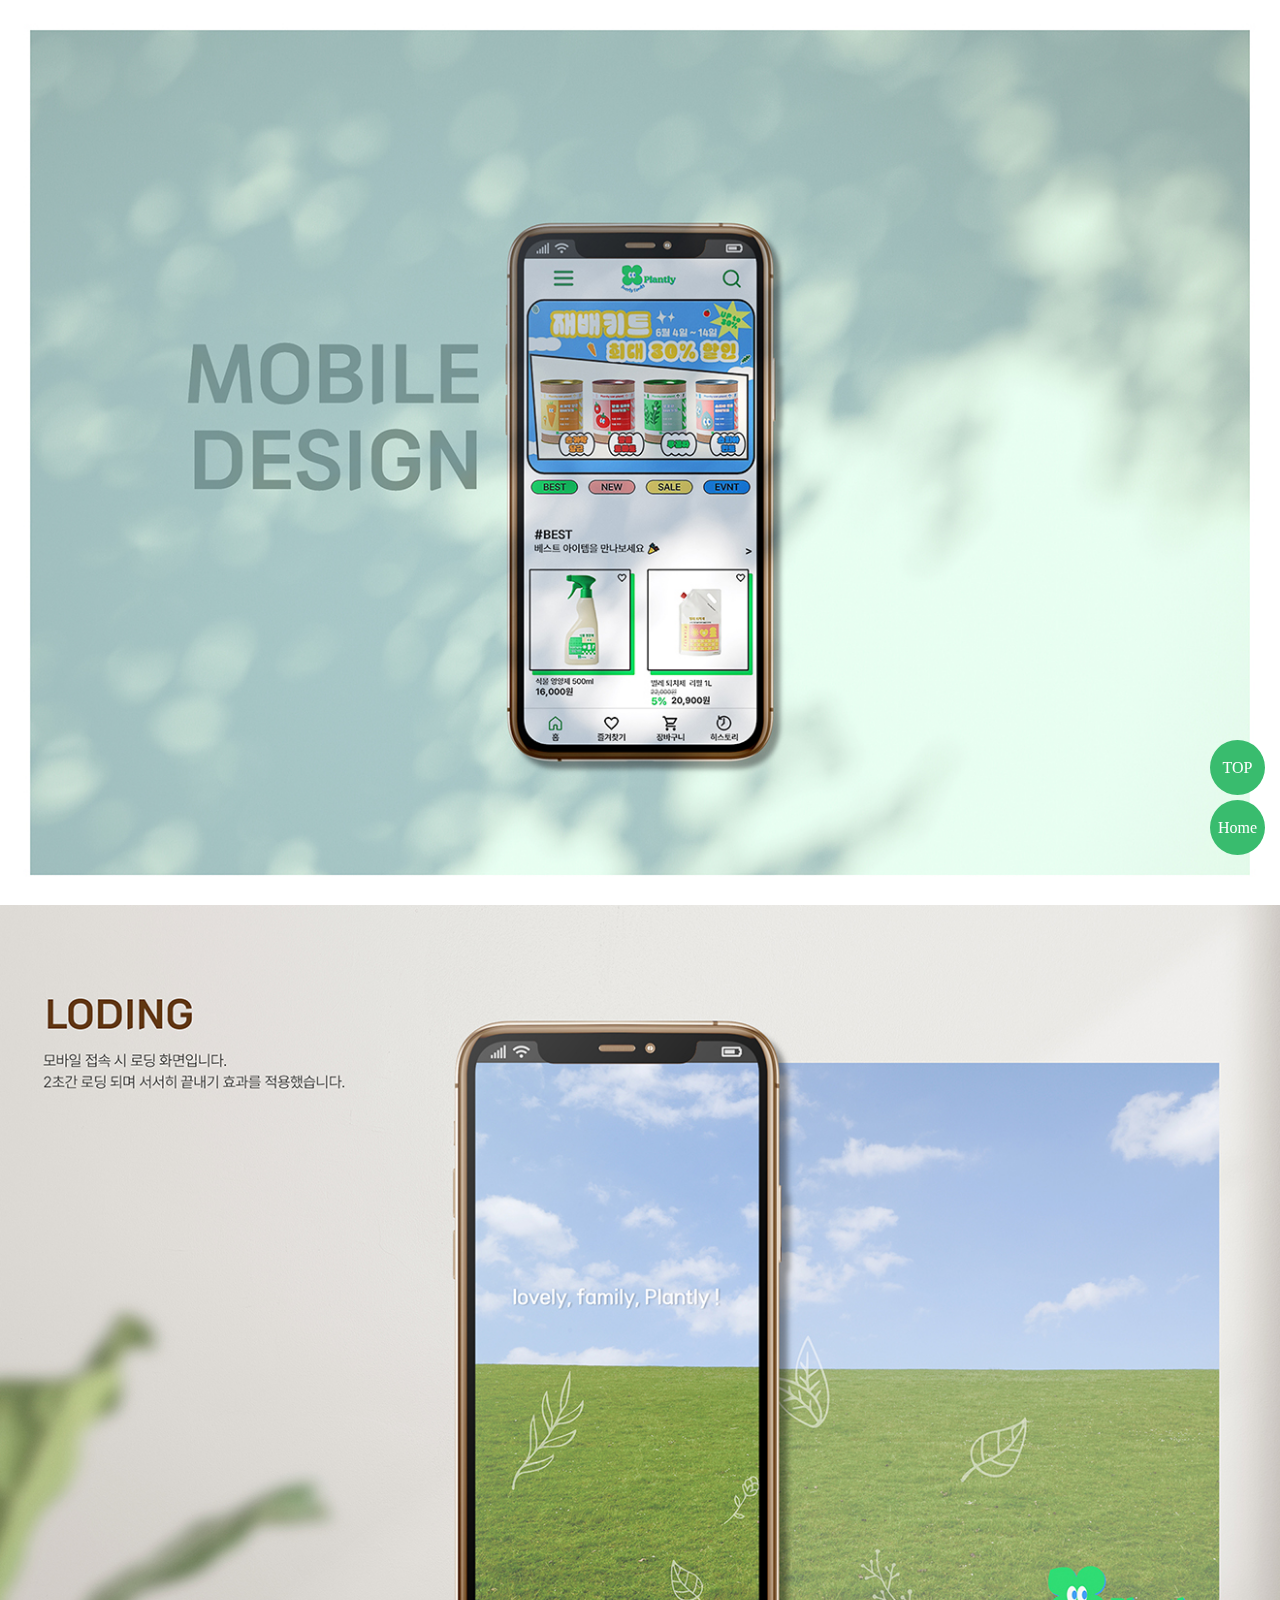
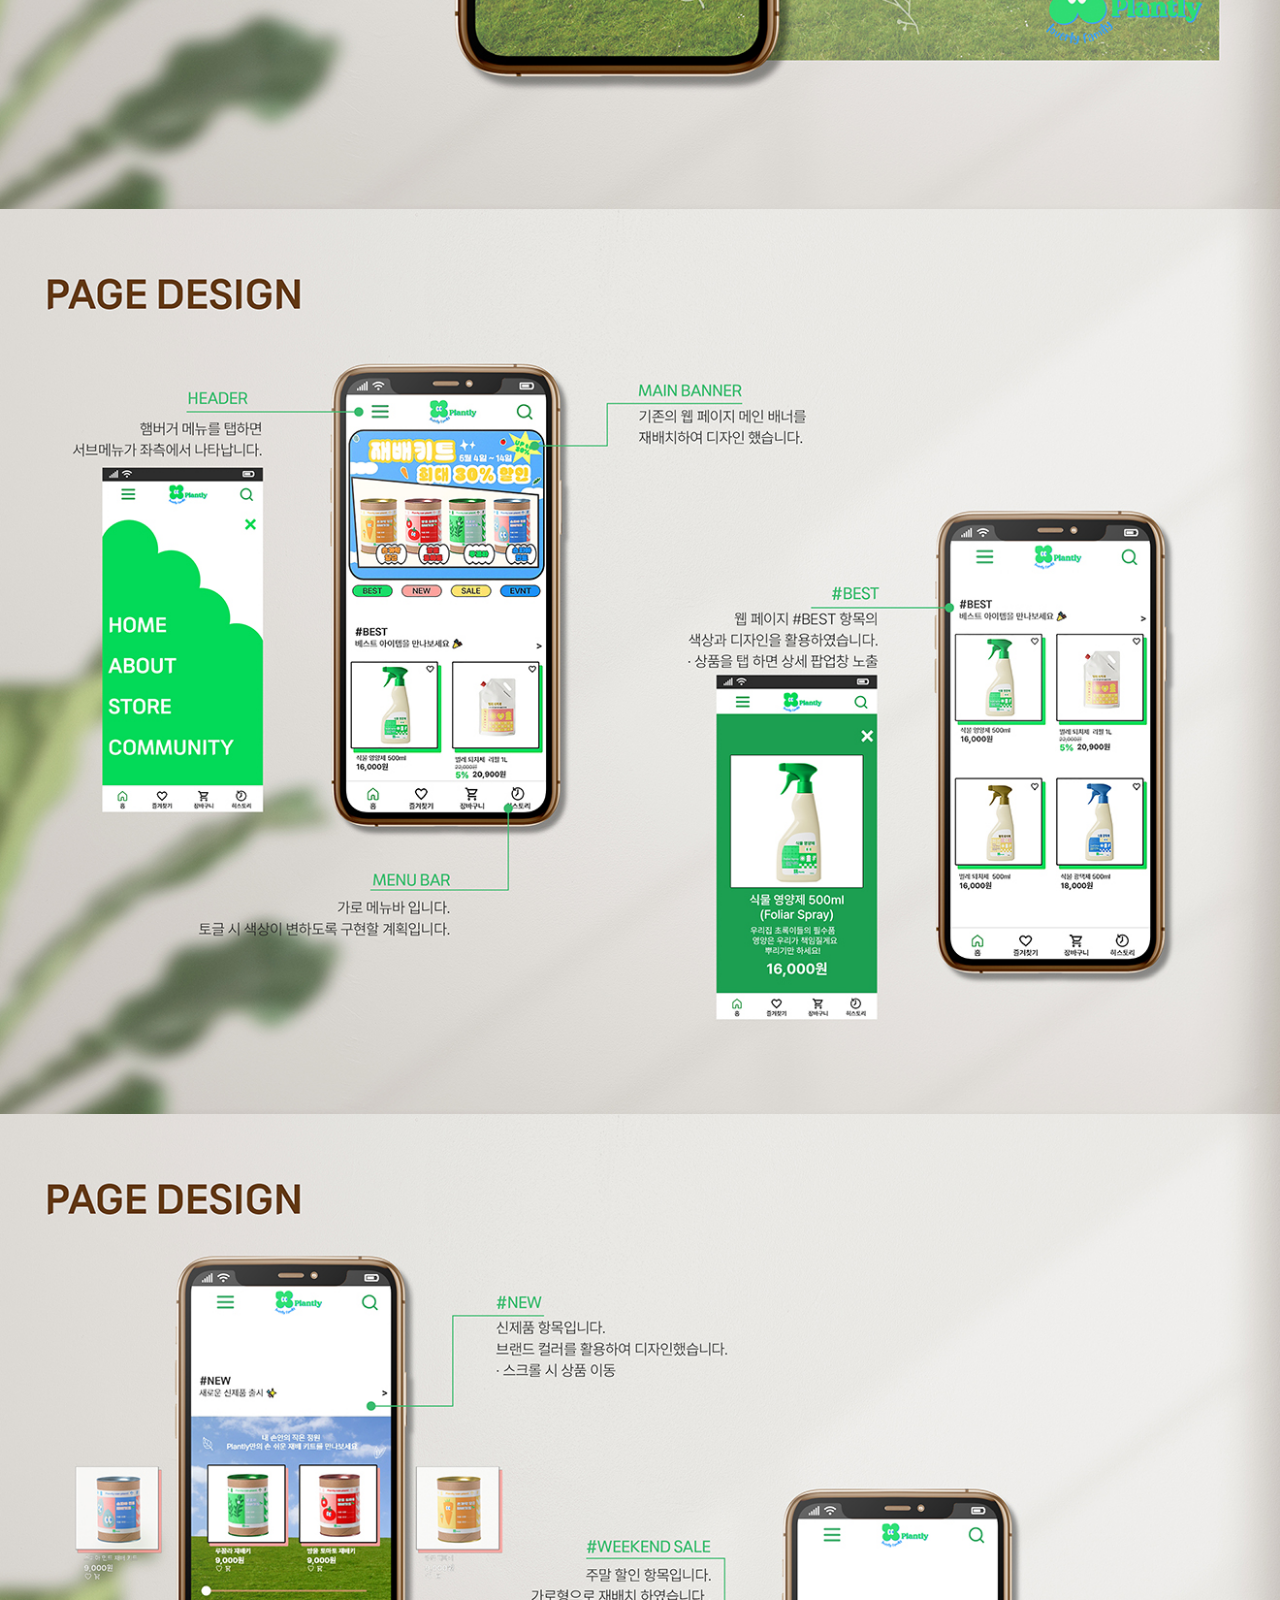
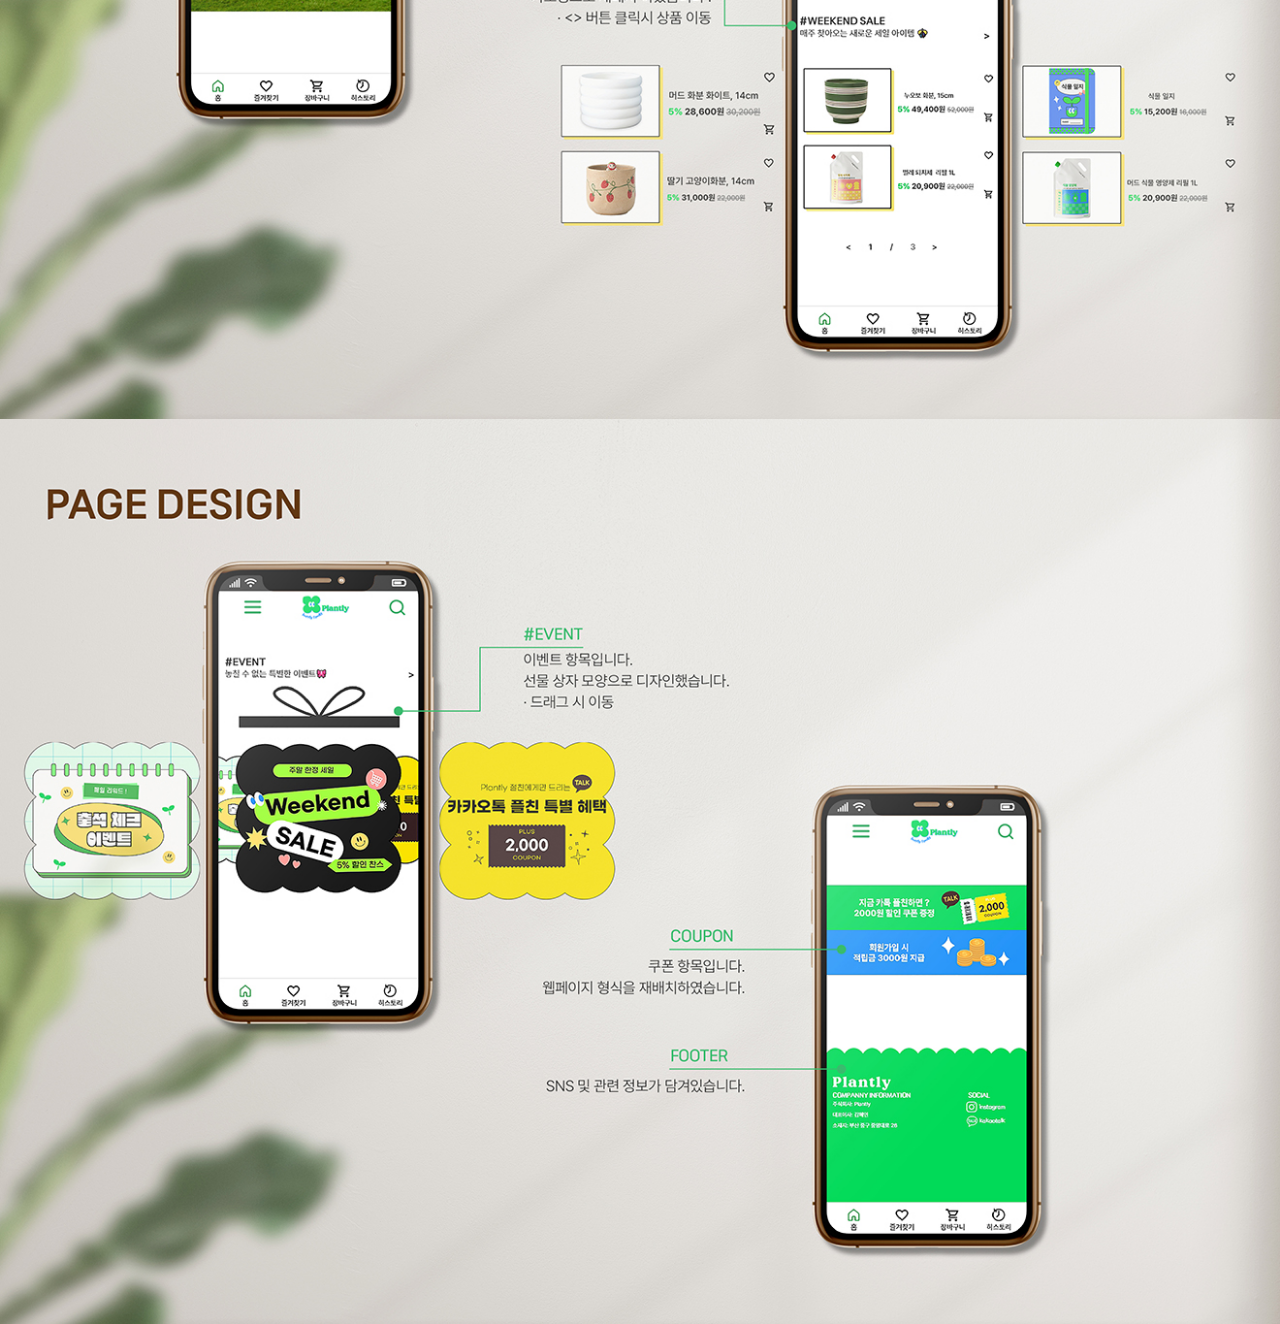
<file: pj1_mobile.html>
<!doctype html>
<html>

<head>
    <title>
        Mobile</title>
    <meta charset="utf-8">
    <meta name="viewport" content="width=device-width, initial-scale=1">
    <meta http-equiv="X-UA-Compatible" content="IE=edge">
    <link rel="shortcut icon" href="./images/logo.png" type="image/x-icon">
    <style>
        * {
            margin: 0;
            padding: 0;
        }

        a {
            text-decoration: none;
            color: #000;
        }

        img {
            vertical-align: middle;
        }


        .fixed_box {
            position: fixed;
            bottom: 40px;
            right: 30px;
            width: 40px;
        }

        #top {
            max-width: 1320px;
            margin: 0 auto;
        }

        #top img {
            width: 100%;
            display: block;
        }

        .home_btn,
        .top_btn {
            display: inline-block;
            width: 55px;
            line-height: 55px;
            background-color: #39bc6e;
            text-align: center;
            border-radius: 50%;
            margin-bottom: 5px;
            color: #FFF;
            transition: all 0.5s;
        }

        .fixed_box a:hover {
            background-color: #FFF;
            color: #39bc6e;
        }

        body {
            background-color: #edede9;
        }
    </style>
</head>

<body>
    <div id="top">
        <img src="./images/mobile/XD.jpg" class="guide1">
        <img src="./images/mobile/XD2.jpg" class="guide1">
        <img src="./images/mobile/XD3.jpg" class="guide1">
        <img src="./images/mobile/XD4.jpg" class="guide1">
        <img src="./images/mobile/XD5.jpg" class="guide1">

    </div>



    <div class="fixed_box">
        <a href="#top" class="top_btn">
            <!--href부분은 이미지를 감싼 div에 있는 id이름과 동일하게 설정.-->
            TOP
        </a>
        <a href="index.html#portfolio" class="home_btn">
            Home
        </a>
    </div>


    <!--이동시 부드럽게 이동시키기 위해 추가한 구문 시작. script쪽 전부 삭제가능.-->
    <script src="https://code.jquery.com/jquery-1.12.4.min.js"
        integrity="sha256-ZosEbRLbNQzLpnKIkEdrPv7lOy9C27hHQ+Xp8a4MxAQ=" crossorigin="anonymous"></script>
    <script>
        $(function () {
            $('a[href*="#"]:not([href="#"])').click(function () {
                if (location.pathname.replace(/^\//, '') == this.pathname.replace(/^\//, '') && location.hostname == this.hostname) {
                    var target = $(this.hash);
                    target = target.length ? target : $('[name=' + this.hash.slice(1) + ']');
                    if (target.length) {
                        $('html, body').animate({
                            scrollTop: target.offset().top
                        }, 500);//움직이는 시간 조정
                        return false;
                    }
                }
            });
        });
    </script>
    <!--이동시 부드럽게 이동시키기 위해 추가한 구문 끝. 삭제가능.-->
</body>

</html>
</file>
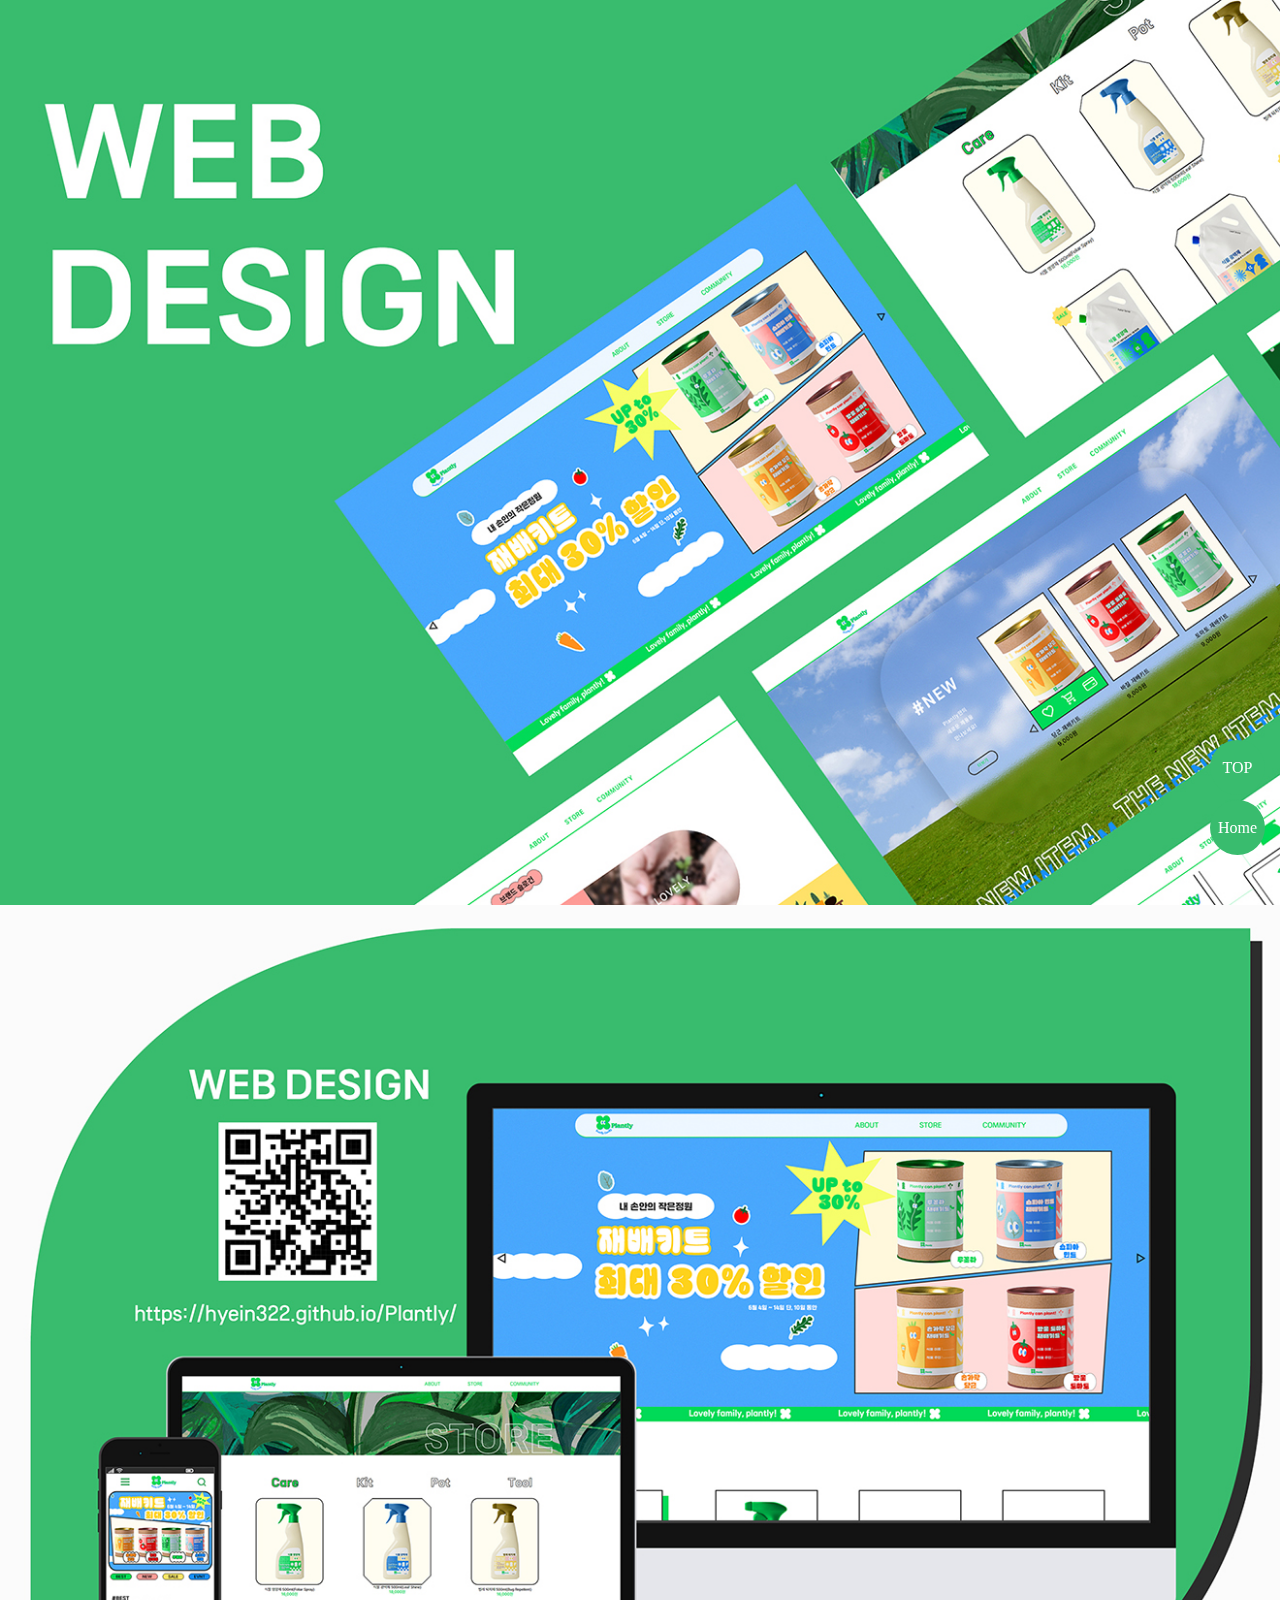
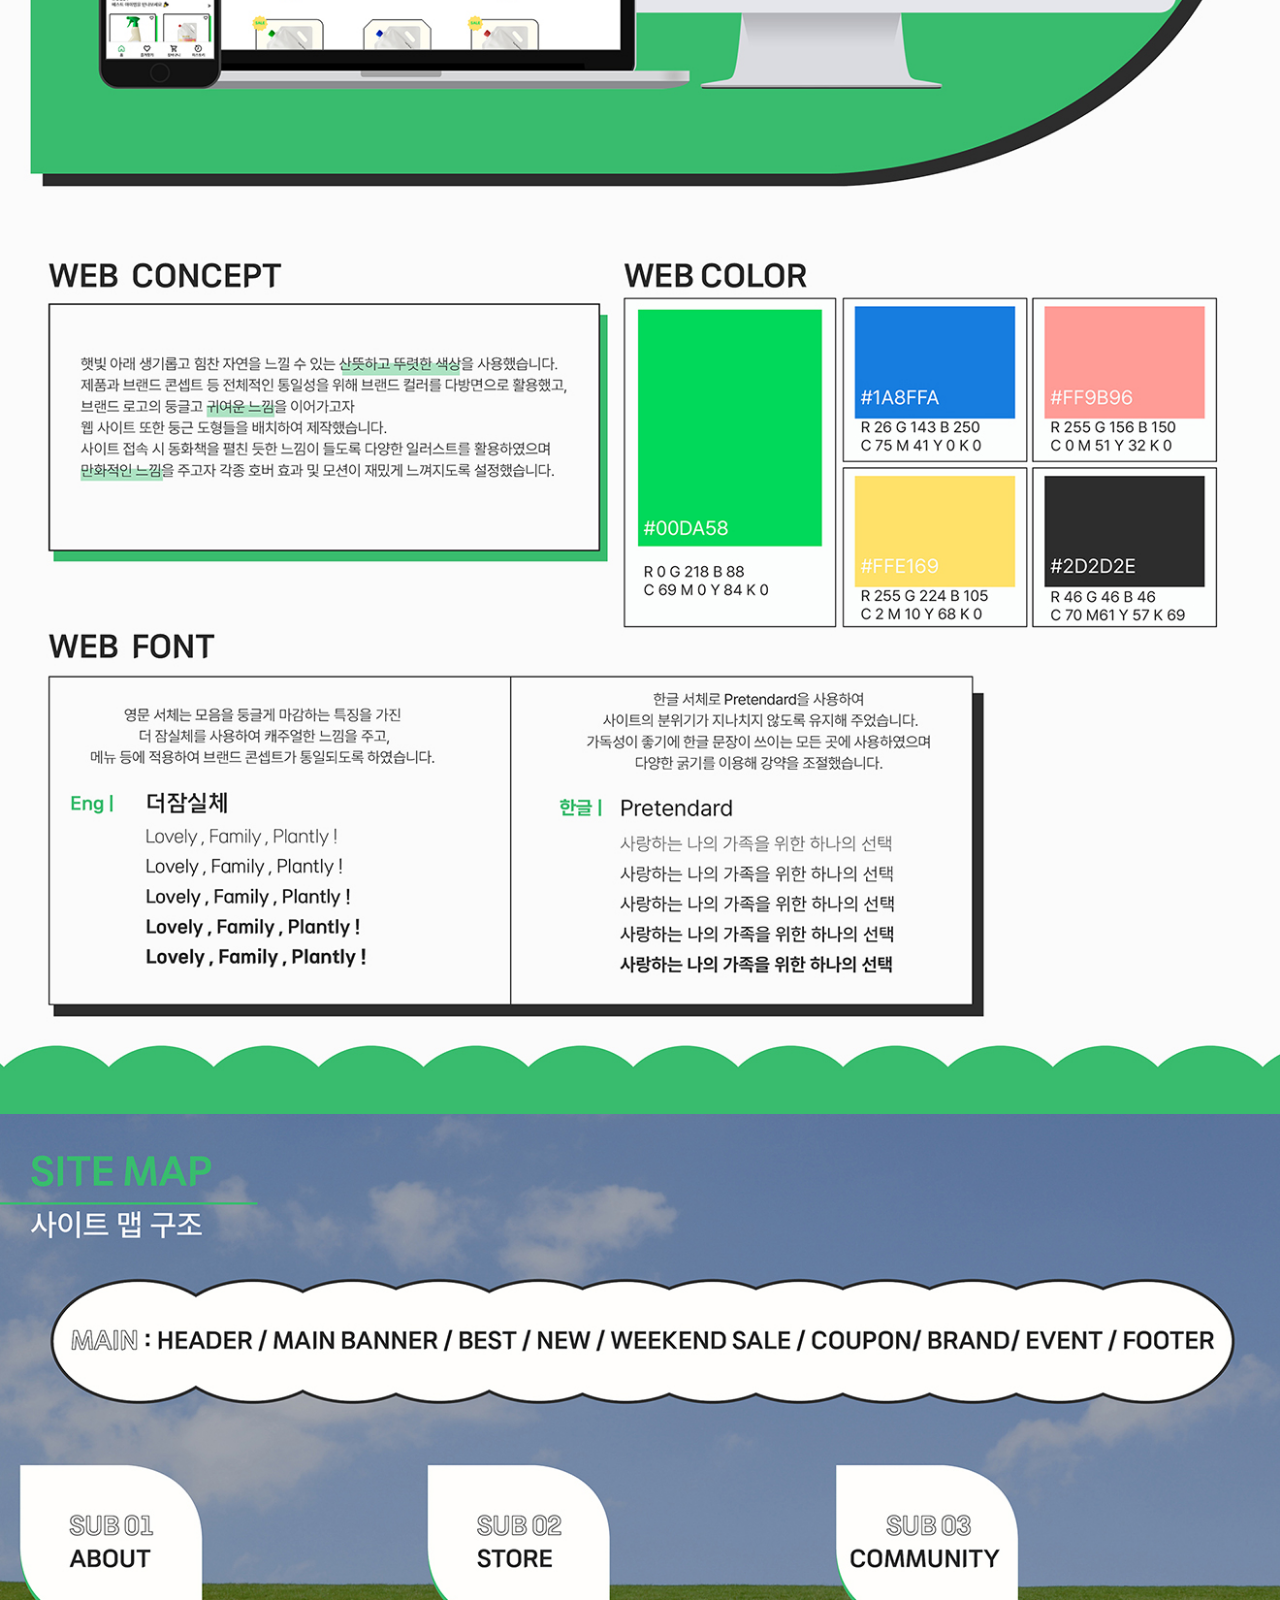
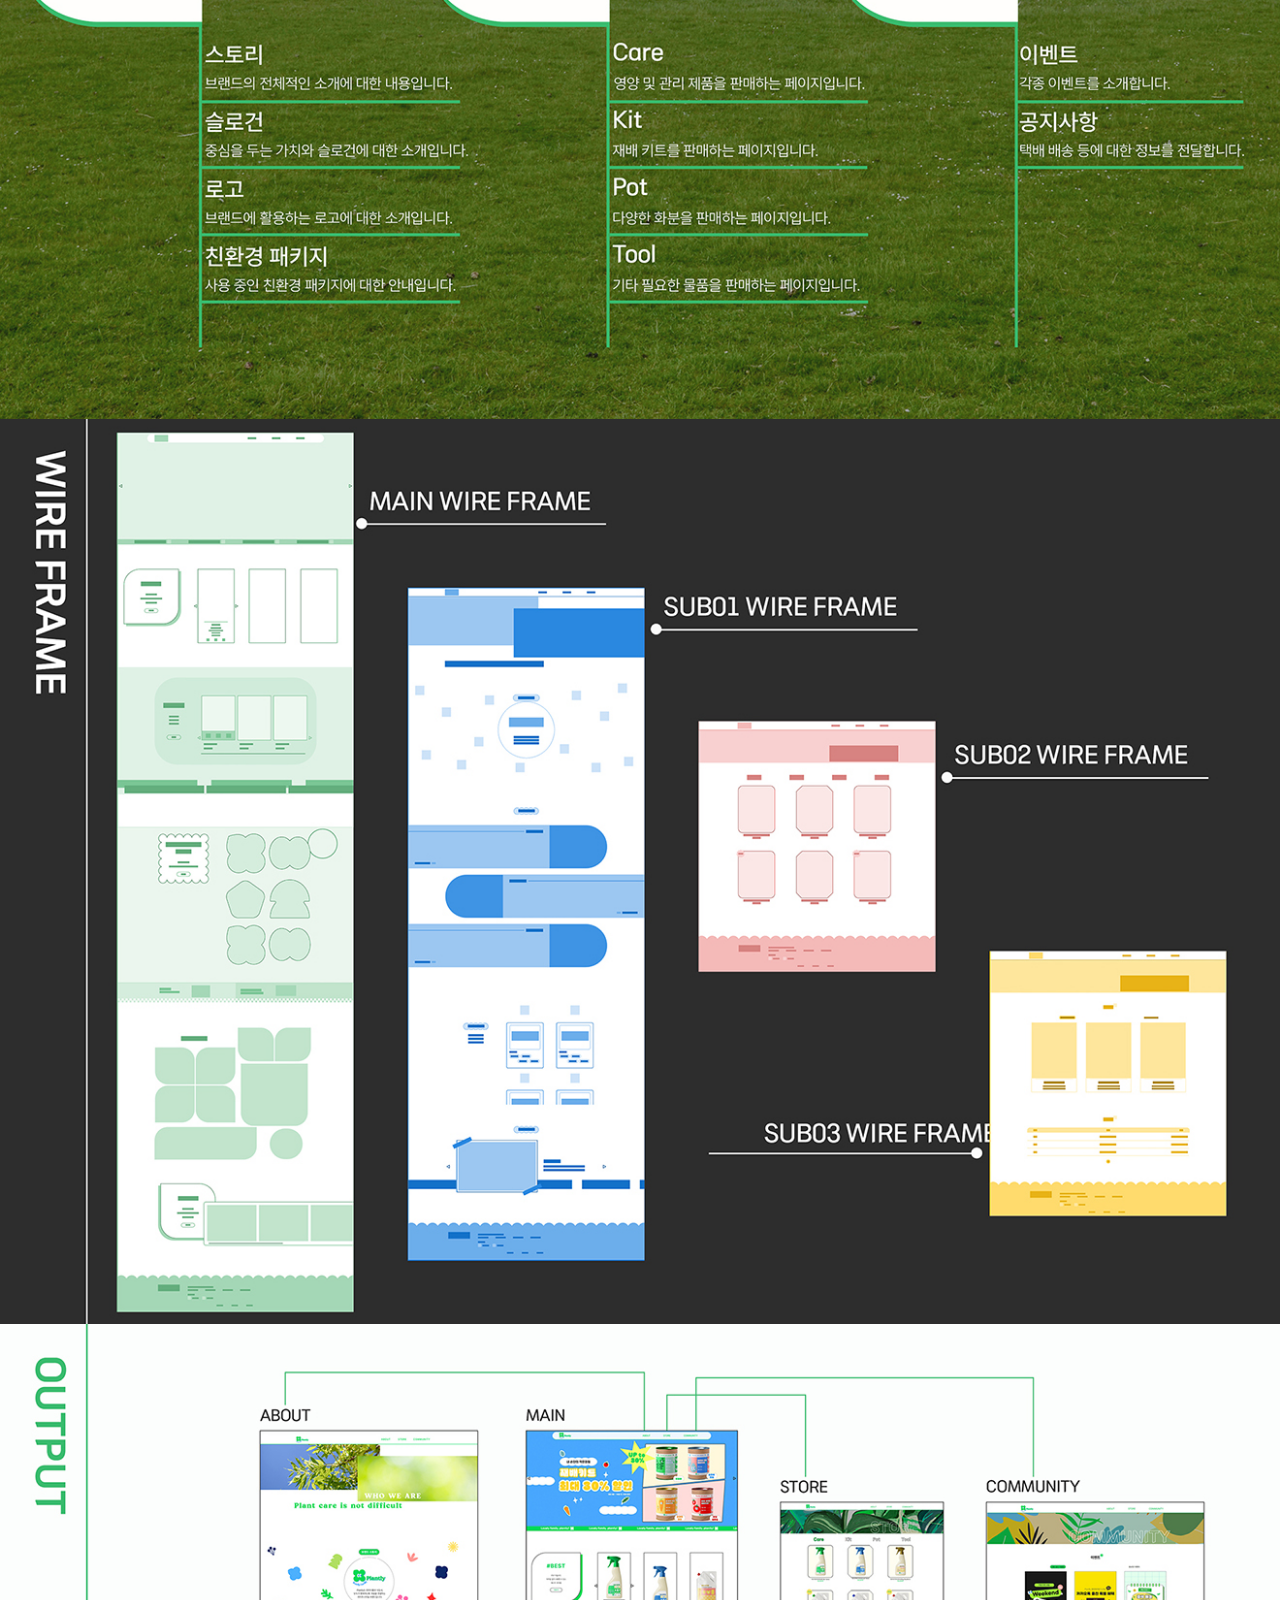
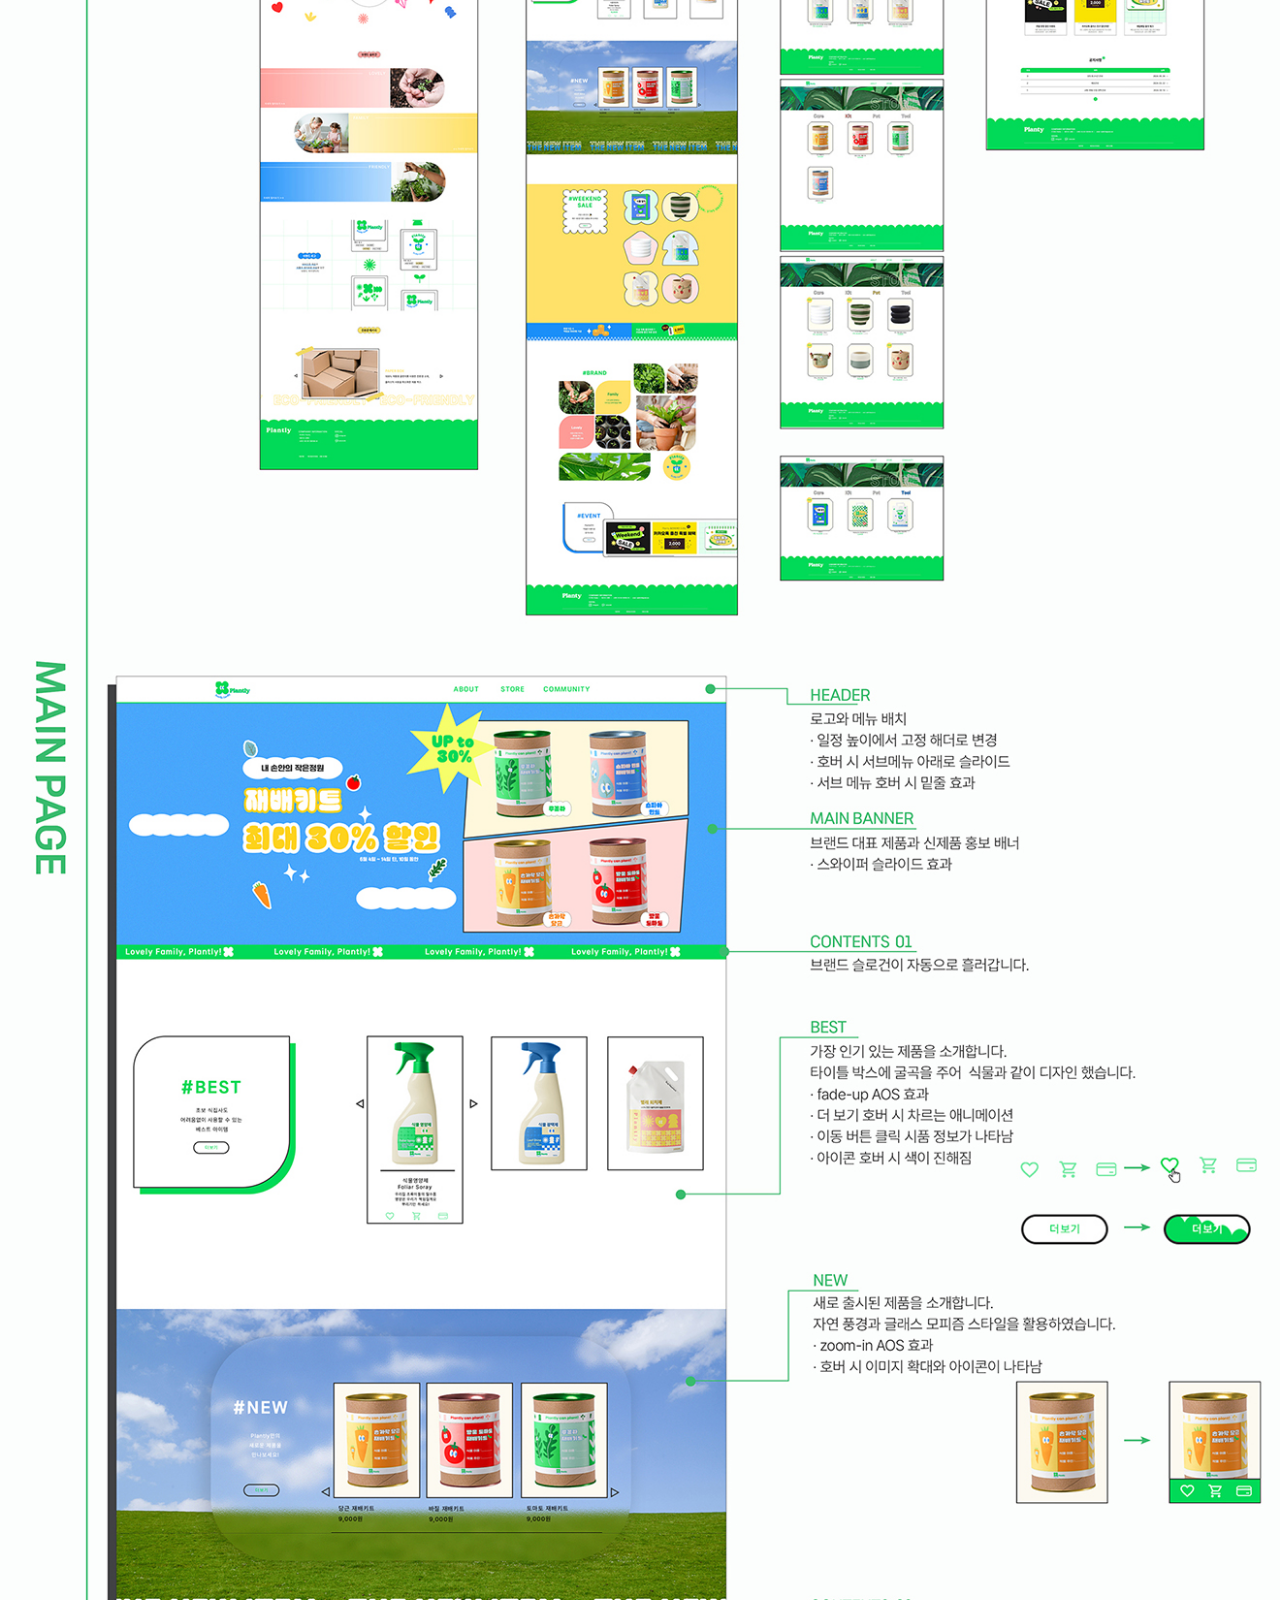
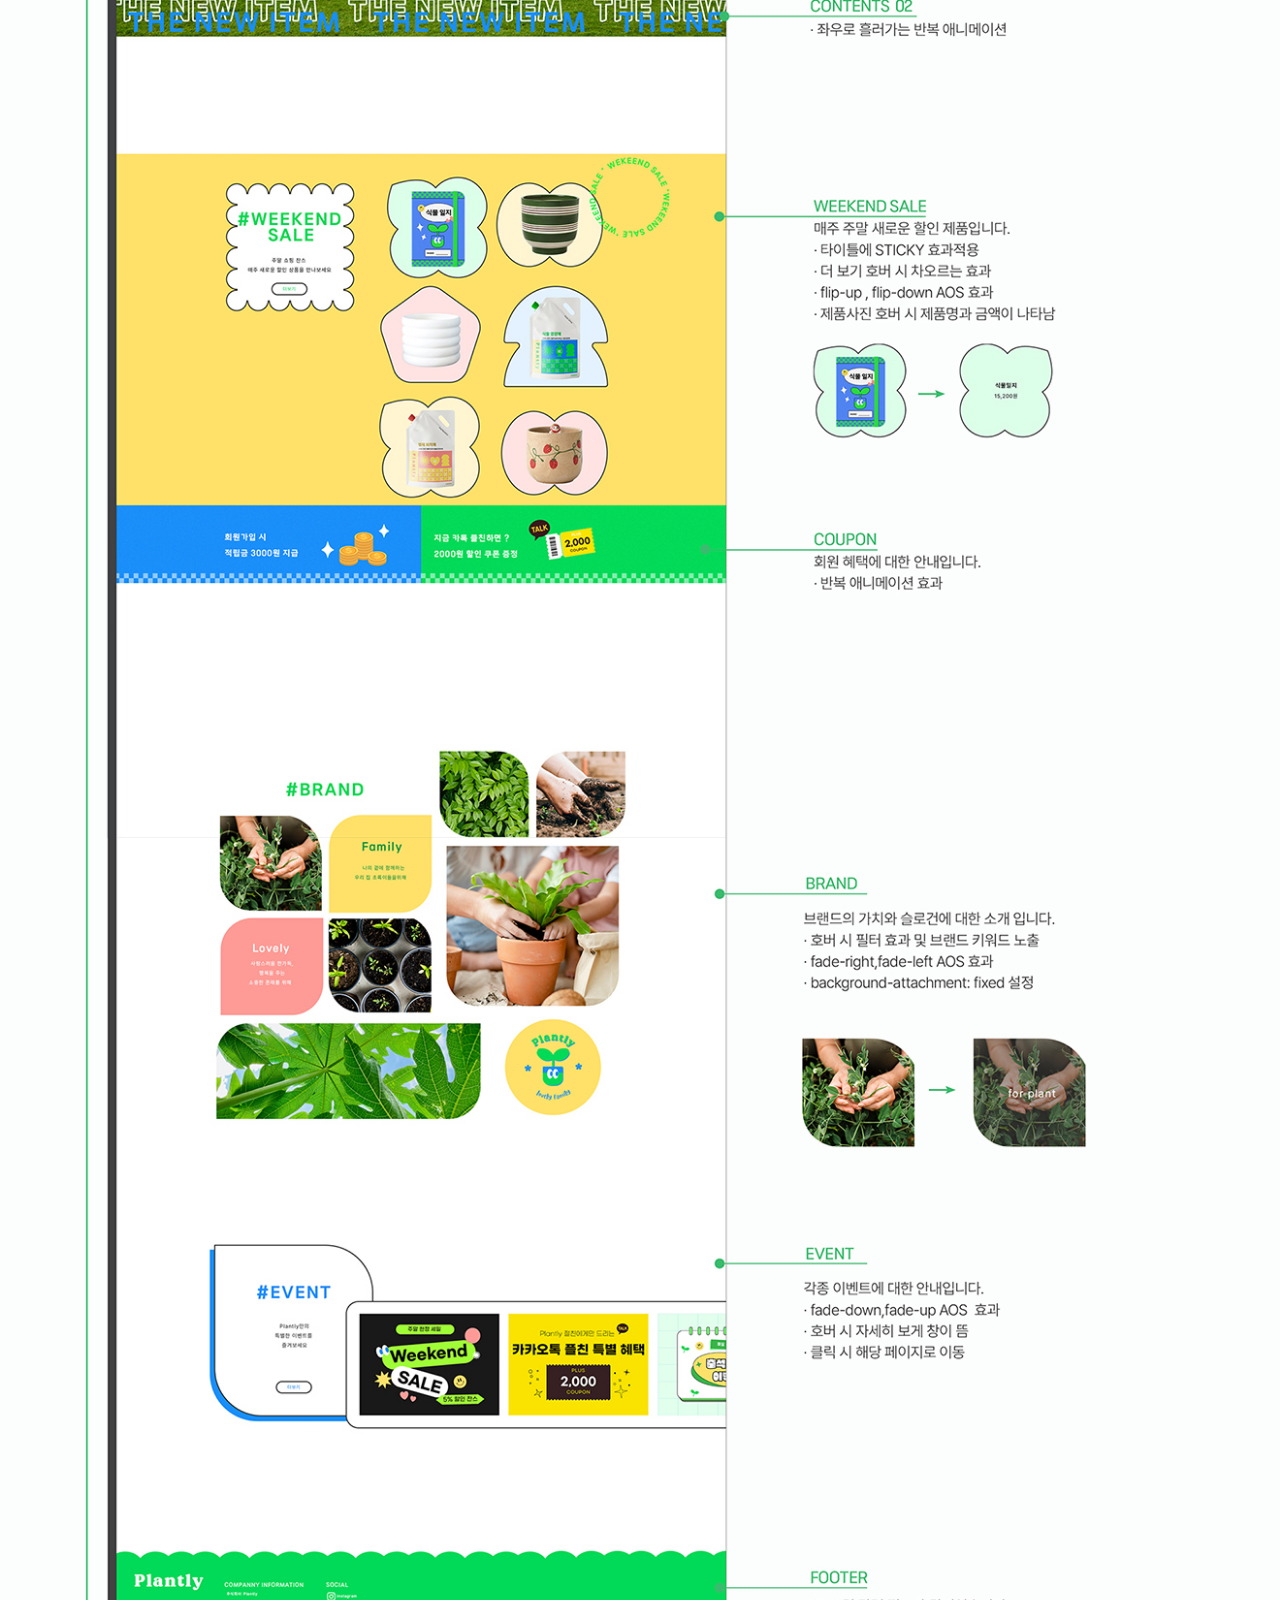
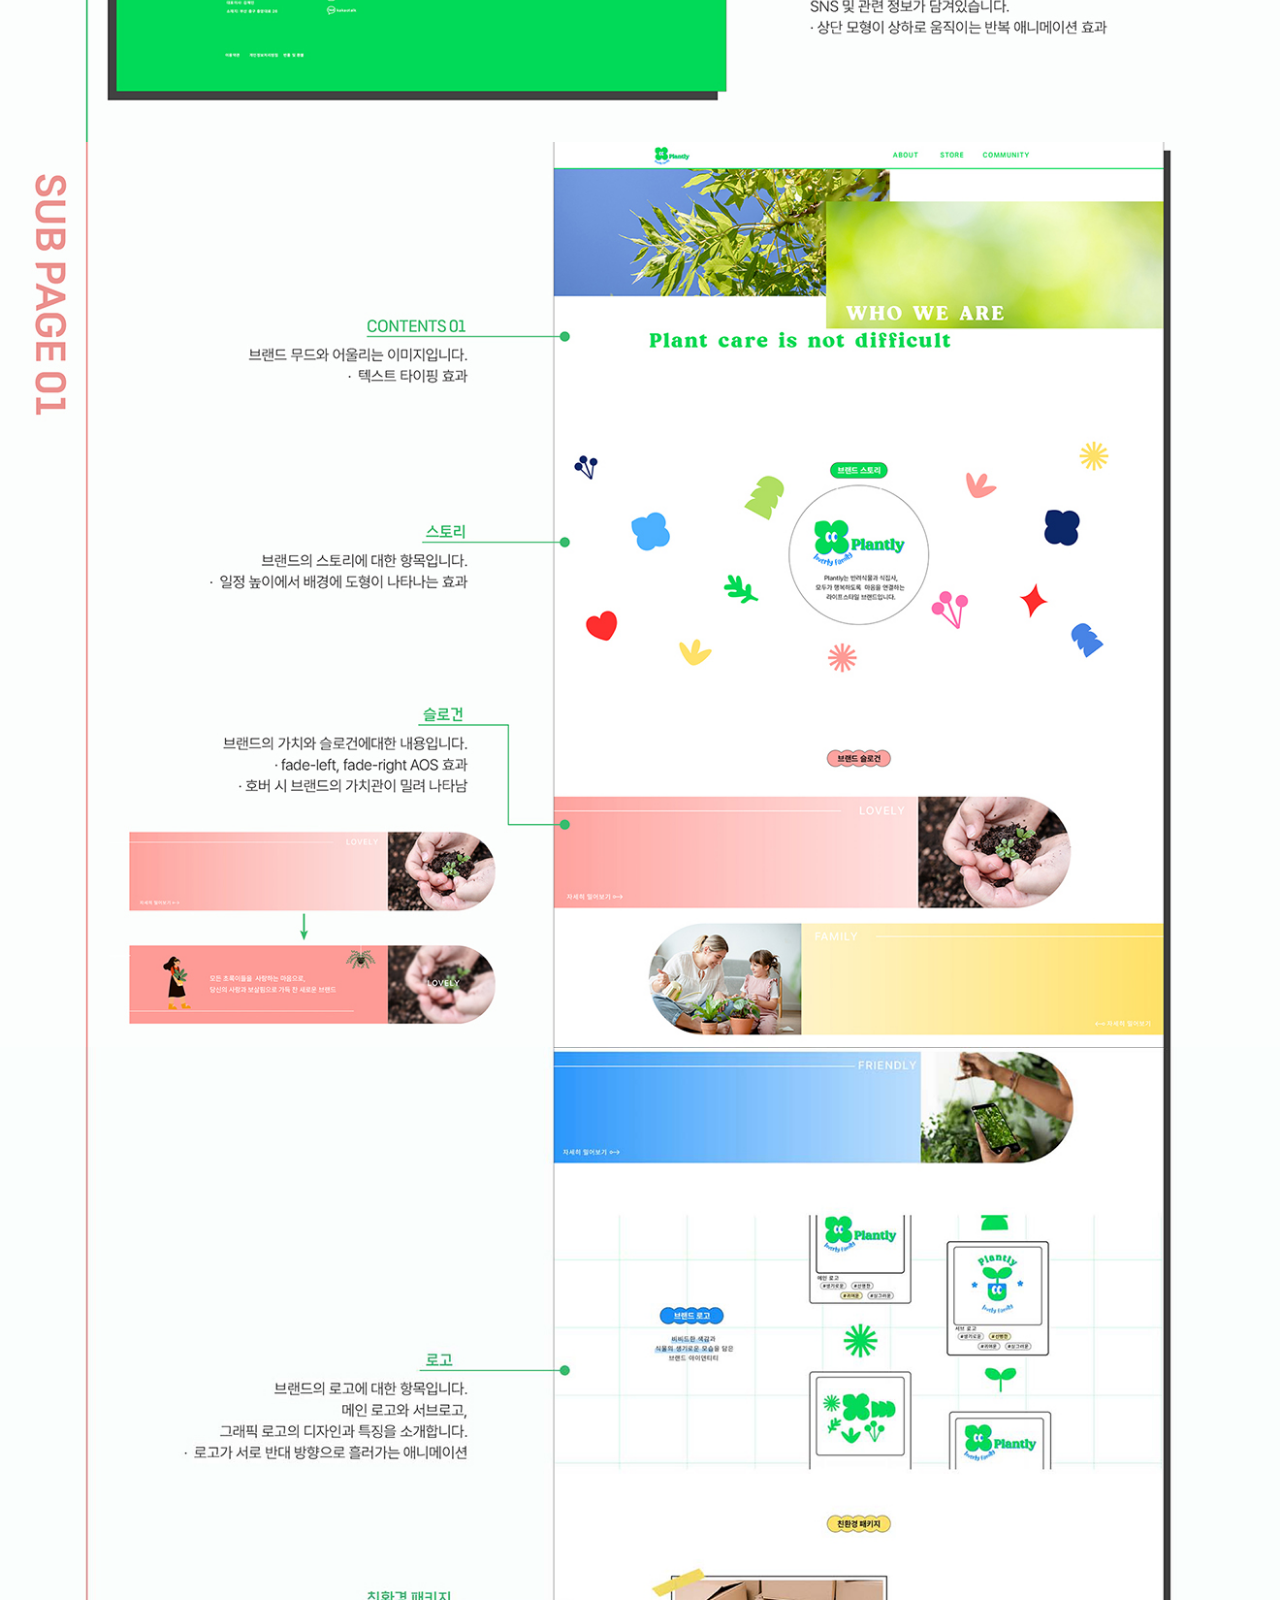
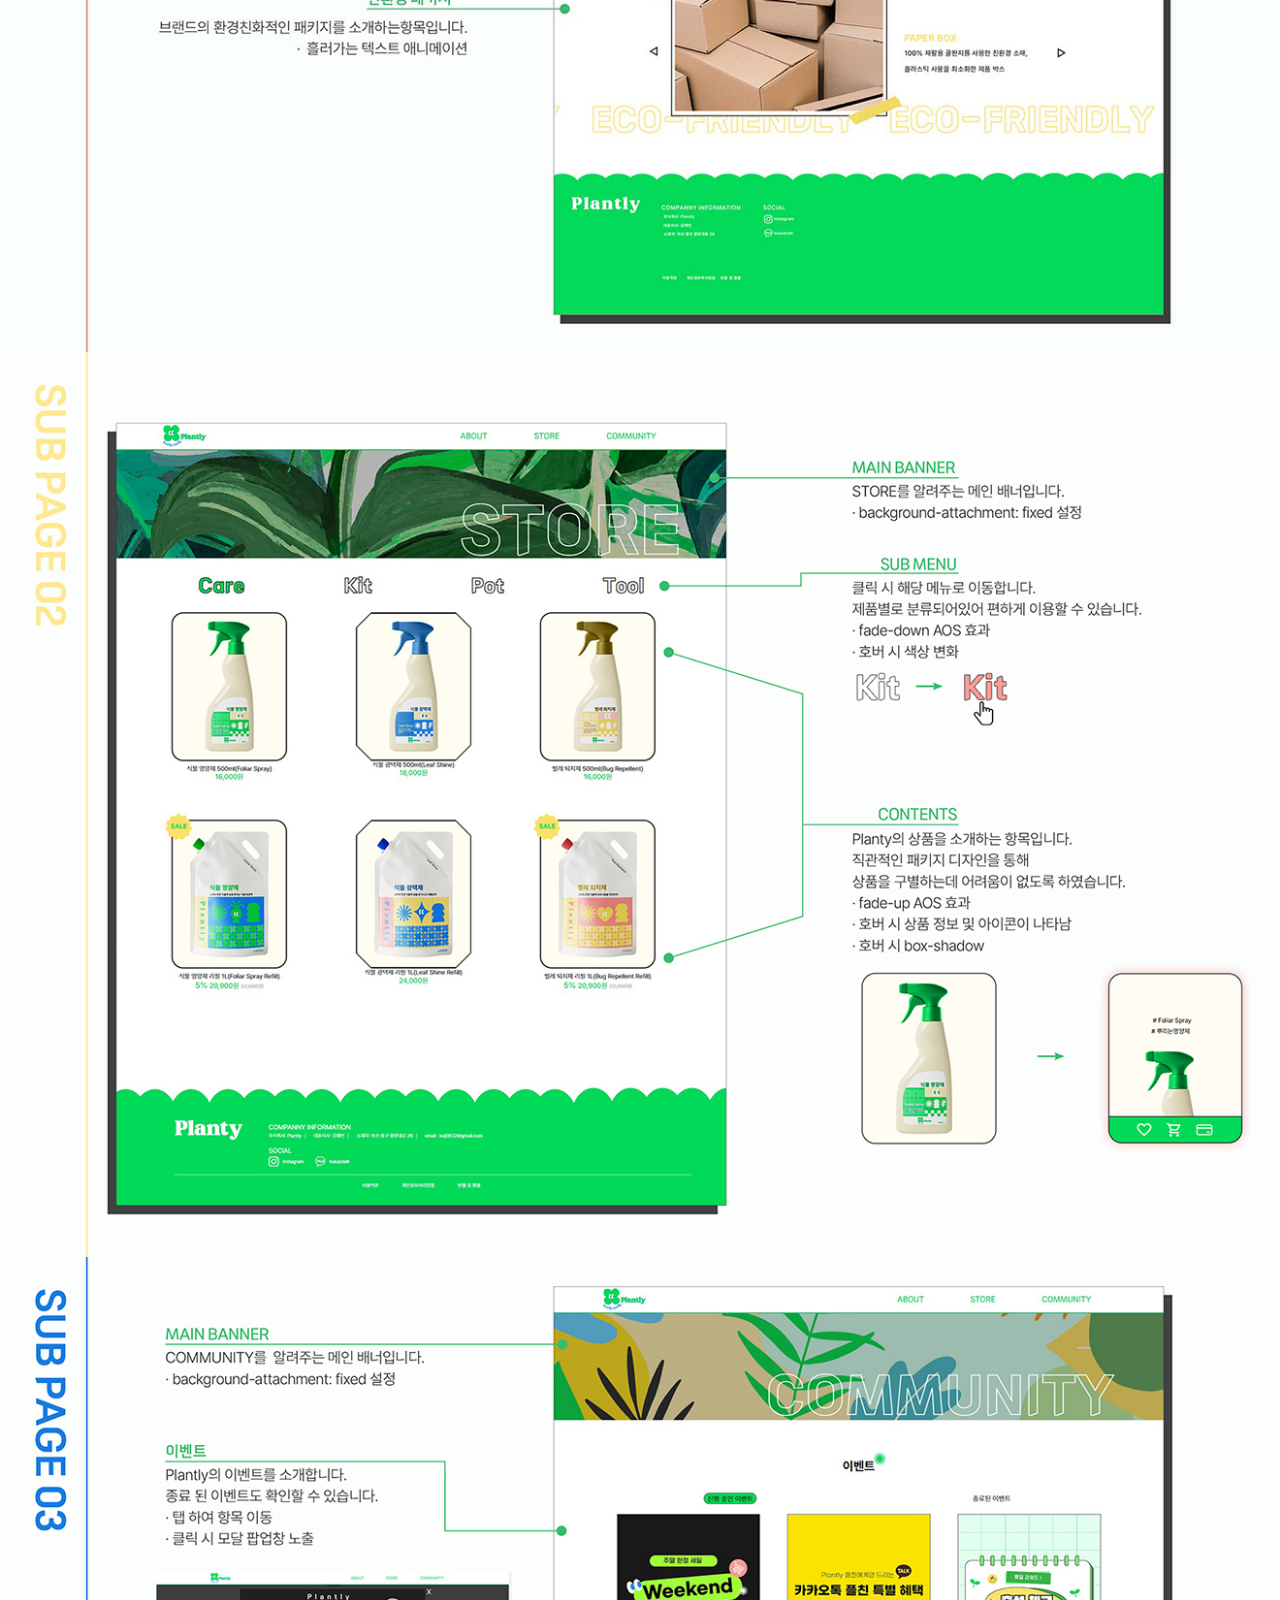
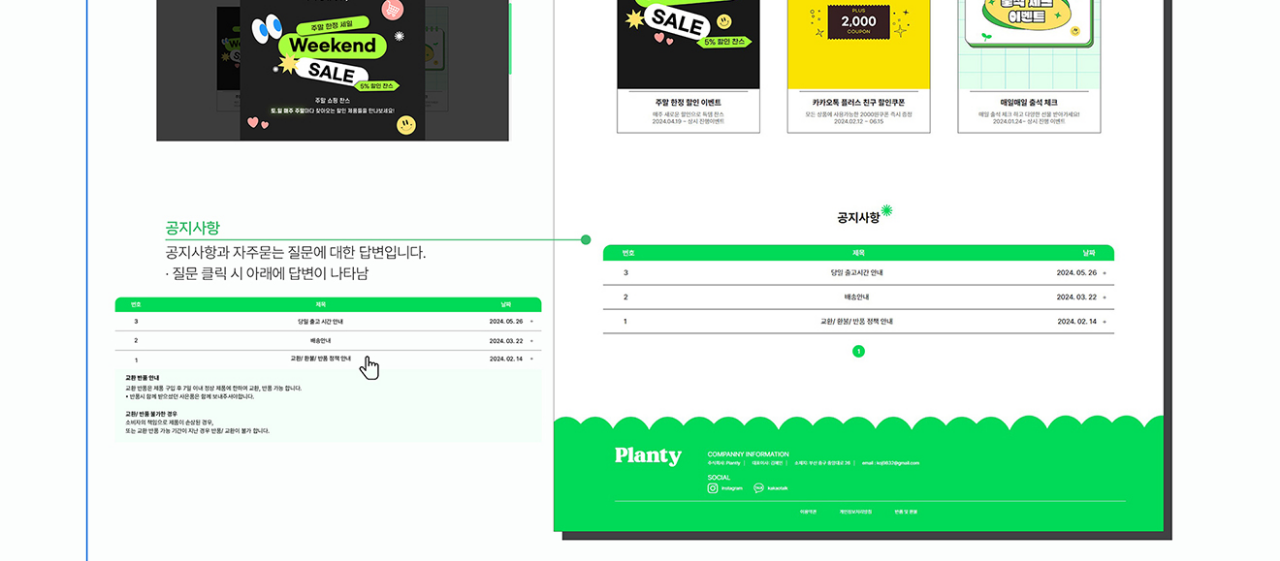
<file: pj1_web.html>
<!doctype html>
<html>

<head>
	<title>Web Guide</title>
	<meta charset="utf-8">
	<meta name="viewport" content="width=device-width, initial-scale=1">
	<meta http-equiv="X-UA-Compatible" content="IE=edge">
	<link rel="shortcut icon" href="./images/logo.png" type="image/x-icon">
	<style>
		* {
			margin: 0;
			padding: 0;
		}

		a {
			text-decoration: none;
			color: #000;
		}

		img {
			vertical-align: middle;
		}


		.fixed_box {
			position: fixed;
			bottom: 40px;
			right: 30px;
			width: 40px;
		}

		#top {
			max-width: 1320px;
			margin: 0 auto;
		}

		#top img {
			width: 100%;
			display: block;
		}

		.home_btn,
		.top_btn {
			display: inline-block;
			width: 55px;
			line-height: 55px;
			background-color: #39bc6e;
			text-align: center;
			border-radius: 50%;
			margin-bottom: 5px;
			color: #fff;
			transition: all 0.5s;
		}

		.fixed_box a:hover {
			background-color: #fff;
			color: #39bc6e;
		}

		body {
			background-color: #fbfbfb;
		}
	</style>
</head>

<body>
	<div id="top">
		<img src="./images/web/1.jpg" class="guide1">
		<!--가이드 이미지 경로 지정하기-->
		<img src="images/web/2.jpg" class="guide1">
		<img src="images/web/3.jpg" class="guide1">
		<img src="images/web/4.jpg" class="guide1">
		<img src="images/web/5.jpg" class="guide1">
		<img src="images/web/6.jpg" class="guide1">
		<img src="images/web/7.jpg" class="guide1">
		<img src="images/web/8.jpg" class="guide1">
		<img src="images/web/9.jpg" class="guide1">
		<img src="images/web/10.jpg" class="guide1">
		<img src="images/web/011.jpg" class="guide1">
		<img src="images/web/12.jpg" class="guide1">
		<img src="images/web/13.jpg" class="guide1">
	</div>



	<div class="fixed_box">
		<a href="#top" class="top_btn">
			<!--href부분은 이미지를 감싼 div에 있는 id이름과 동일하게 설정.-->
			TOP
		</a>
		<a href="index.html#portfolio" class="home_btn">
			Home
		</a>
	</div>


	<!--이동시 부드럽게 이동시키기 위해 추가한 구문 시작. script쪽 전부 삭제가능.-->
	<script src="https://code.jquery.com/jquery-1.12.4.min.js"
		integrity="sha256-ZosEbRLbNQzLpnKIkEdrPv7lOy9C27hHQ+Xp8a4MxAQ=" crossorigin="anonymous"></script>
	<script>
		$(function () {
			$('a[href*="#"]:not([href="#"])').click(function () {
				if (location.pathname.replace(/^\//, '') == this.pathname.replace(/^\//, '') && location.hostname == this.hostname) {
					var target = $(this.hash);
					target = target.length ? target : $('[name=' + this.hash.slice(1) + ']');
					if (target.length) {
						$('html, body').animate({
							scrollTop: target.offset().top
						}, 500);//움직이는 시간 조정
						return false;
					}
				}
			});
		});
	</script>
	<!--이동시 부드럽게 이동시키기 위해 추가한 구문 끝. 삭제가능.-->
</body>

</html>
</file>
